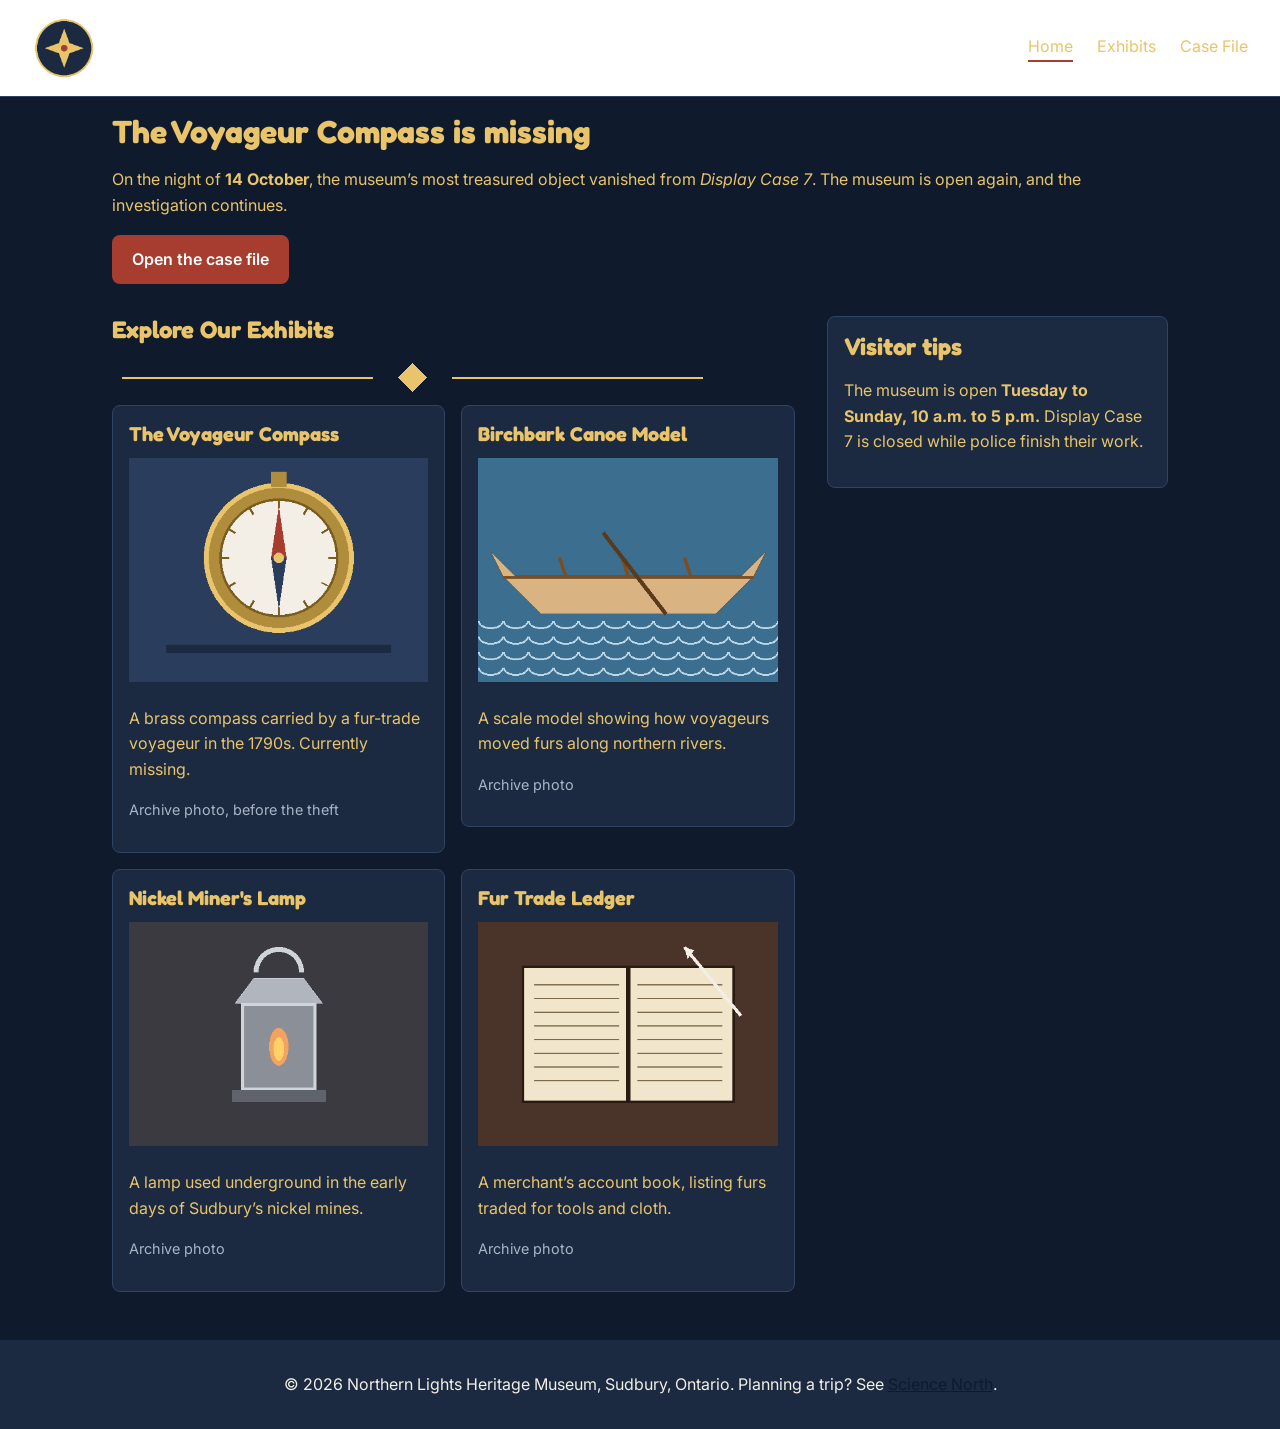
<file: index.html>
<!DOCTYPE html>
<html lang="en">
<head>
    <meta charset="UTF-8">
    <meta name="viewport" content="width=device-width, initial-scale=1.0">
    <title>Northern Lights Heritage Museum</title>
    <link rel="preconnect" href="https://fonts.googleapis.com">
<link rel="preconnect" href="https://fonts.gstatic.com" crossorigin>
<link href="https://fonts.googleapis.com/css2?family=Fredoka:wght@500;600&amp;family=Inter:wght@400;600&amp;display=swap" rel="stylesheet">
    <link rel="stylesheet" href="styles.css">
</head>
<body>

    <header>
        <img src="images/logo.png" alt="Northern Lights Heritage Museum logo">

        <nav>
            <a href="index.html" class="active">Home</a>
            <a href="#exhibits">Exhibits</a>
            <a href="case-file.html">Case File</a>
        </nav>
    </header>

    
<main>

    <section id="welcome">
        <h1>The Voyageur Compass is missing</h1>

        <p>
            On the night of <strong>14 October</strong>, the museum’s most
            treasured object vanished from <em>Display Case 7</em>.
            The museum is open again, and the investigation continues.
        </p>

        <a href="case-file.html" class="btn">Open the case file</a>
    </section>

    <div class="showcase">

        <section id="exhibits">
            <h2>Explore Our Exhibits</h2>

            <img src="images/divider.png" alt="">

            <ul class="exhibit-list">

                <li>
                    <article class="card">
                        <h3>The Voyageur Compass</h3>
                        <img src="images/compass.png" alt="Brass voyageur compass from the 1790s">
                        <p>
                            A brass compass carried by a fur-trade voyageur
                            in the 1790s. Currently missing.
                        </p>
                        <p class="caption">Archive photo, before the theft</p>
                    </article>
                </li>

                <li>
                    <article class="card">
                        <h3>Birchbark Canoe Model</h3>
                        <img src="images/canoe.png" alt="Model of a traditional birchbark voyageur canoe">
                        <p>
                            A scale model showing how voyageurs moved furs
                            along northern rivers.
                        </p>
                        <p class="caption">Archive photo</p>
                    </article>
                </li>

                <li>
                    <article class="card">
                        <h3>Nickel Miner's Lamp</h3>
                        <img src="images/lamp.png" alt="Historic miner's lamp used in Sudbury nickel mines">
                        <p>
                            A lamp used underground in the early days of
                            Sudbury’s nickel mines.
                        </p>
                        <p class="caption">Archive photo</p>
                    </article>
                </li>

                <li>
                    <article class="card">
                        <h3>Fur Trade Ledger</h3>
                        <img src="images/ledger.png" alt="Old merchant ledger recording fur trade transactions">
                        <p>
                            A merchant’s account book, listing furs traded
                            for tools and cloth.
                        </p>
                        <p class="caption">Archive photo</p>
                    </article>
                </li>

            </ul>
        </section>

        <aside class="card">
            <h2>Visitor tips</h2>

            <p>
                The museum is open <strong>Tuesday to Sunday, 10 a.m. to 5 p.m.</strong>
                Display Case 7 is closed while police finish their work.
            </p>
        </aside>

    </div>

</main>


    <footer>
        <p>
            &copy; 2026 Northern Lights Heritage Museum, Sudbury, Ontario.
            Planning a trip? See
            <a href="https://www.sciencenorth.ca/">Science North</a>.
        </p>
    </footer>

</body>
</html>
</file>
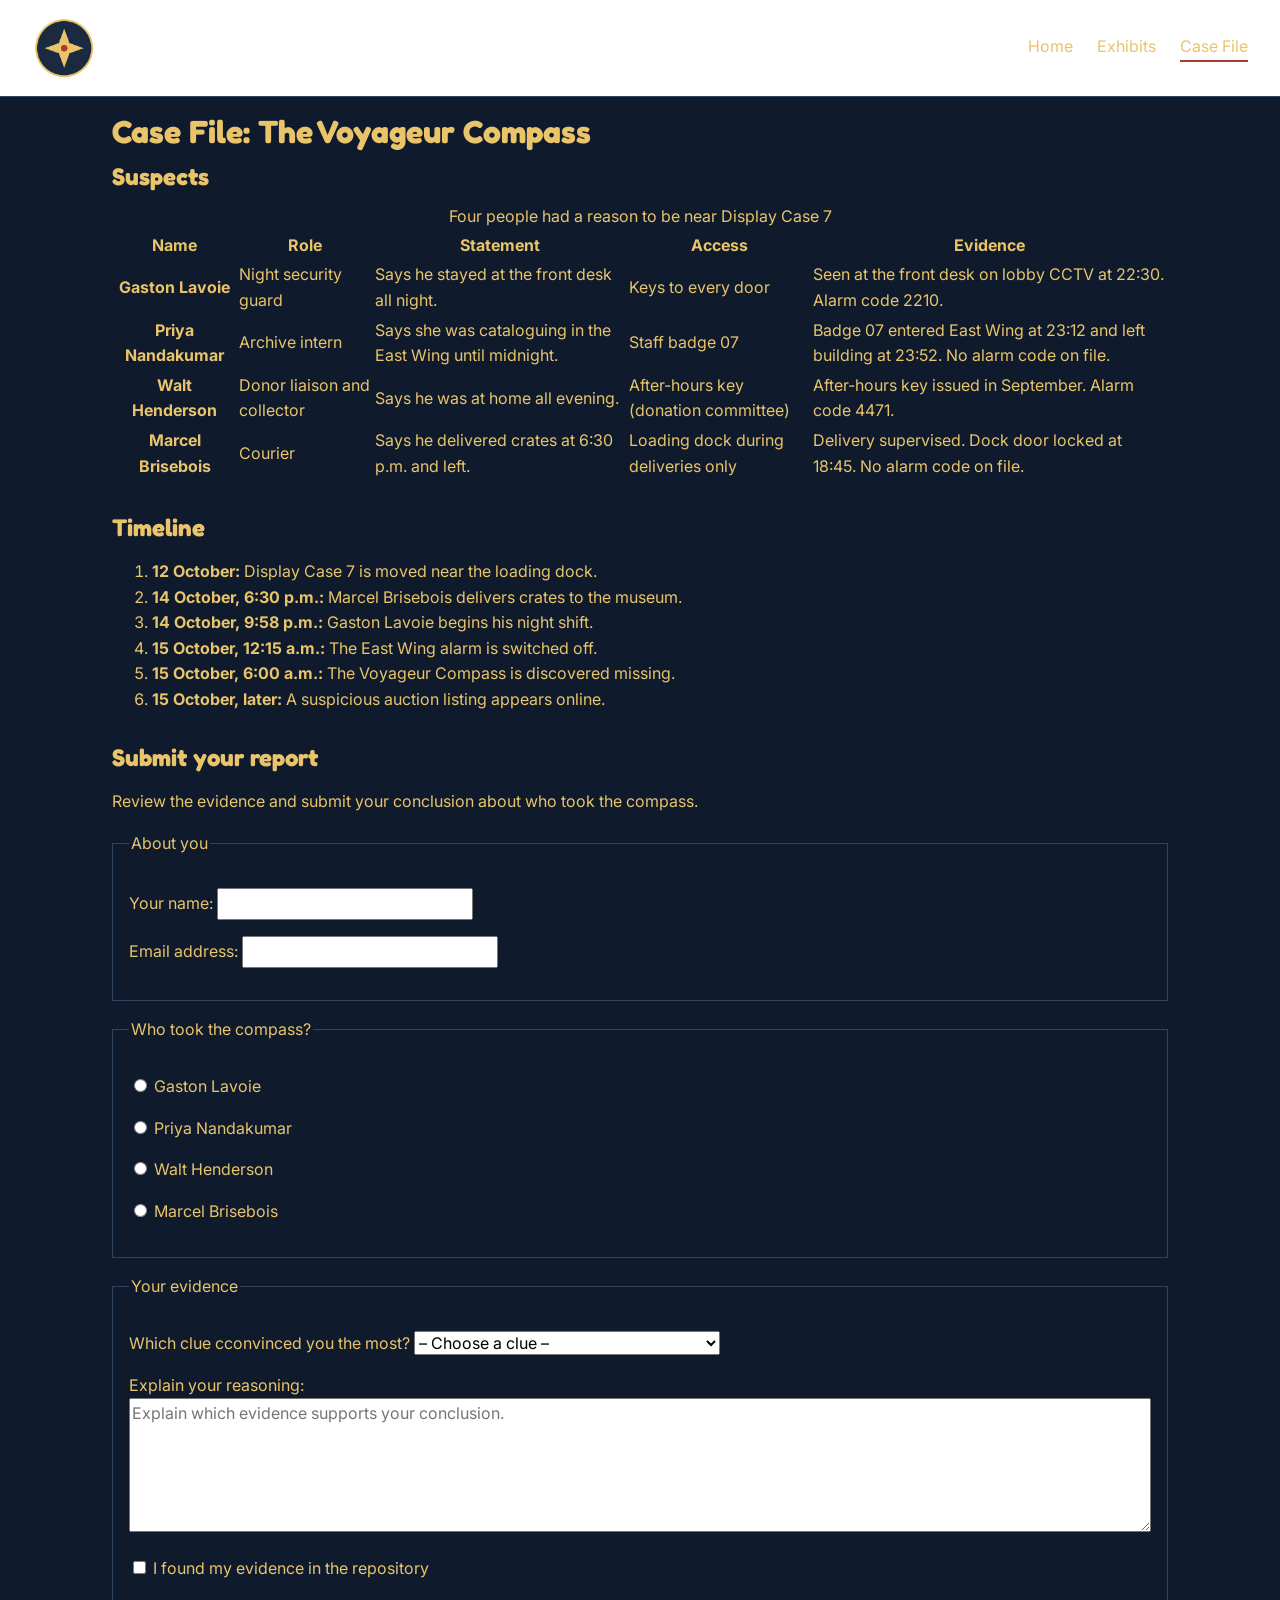
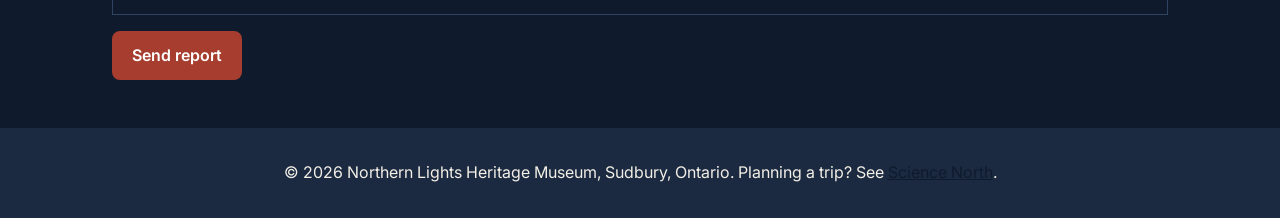
<file: case-file.html>
<!DOCTYPE html>
<html lang="en">
<head>
    <meta charset="UTF-8">
    <meta name="viewport" content="width=device-width, initial-scale=1.0">
    <title>Case File — Northern Lights Heritage Museum</title>
    <link rel="preconnect" href="https://fonts.googleapis.com">
<link rel="preconnect" href="https://fonts.gstatic.com" crossorigin>
<link href="https://fonts.googleapis.com/css2?family=Fredoka:wght@500;600&amp;family=Inter:wght@400;600&amp;display=swap" rel="stylesheet">
    <link rel="stylesheet" href="styles.css">
</head>
<body>

    <header>
        <img src="images/logo.png" alt="Northern Lights Heritage Museum logo">

        <nav>
            <a href="index.html">Home</a>
            <a href="index.html#exhibits">Exhibits</a>
            <a href="case-file.html" class="active">Case File</a>
        </nav>
    </header>

    <main>

        <h1>Case File: The Voyageur Compass</h1>

        <section id="suspects">
            <h2>Suspects</h2>

            <div class="table-wrap">
                <table>
                    <caption>Four people had a reason to be near Display Case 7</caption>

                    <thead>
                        <tr>
                            <th scope="col">Name</th>
                            <th scope="col">Role</th>
                            <th scope="col">Statement</th>
                            <th scope="col">Access</th>
                            <th scope="col">Evidence</th>
                        </tr>
                    </thead>

                    <tbody>
                        <tr>
                            <th scope="row">Gaston Lavoie</th>
                            <td>Night security guard</td>
                            <td>Says he stayed at the front desk all night.</td>
                            <td>Keys to every door</td>
                            <td>Seen at the front desk on lobby CCTV at 22:30. Alarm code 2210.</td>
                        </tr>

                        <tr>
                            <th scope="row">Priya Nandakumar</th>
                            <td>Archive intern</td>
                            <td>Says she was cataloguing in the East Wing until midnight.</td>
                            <td>Staff badge 07</td>
                            <td>Badge 07 entered East Wing at 23:12 and left building at 23:52. No alarm code on file.</td>
                        </tr>

                        <tr>
                            <th scope="row">Walt Henderson</th>
                            <td>Donor liaison and collector</td>
                            <td>Says he was at home all evening.</td>
                            <td>After-hours key (donation committee)</td>
                            <td>After-hours key issued in September. Alarm code 4471.</td>
                        </tr>

                        <tr>
                            <th scope="row">Marcel Brisebois</th>
                            <td>Courier</td>
                            <td>Says he delivered crates at 6:30 p.m. and left.</td>
                            <td>Loading dock during deliveries only</td>
                            <td>Delivery supervised. Dock door locked at 18:45. No alarm code on file.</td>
                        </tr>
                    </tbody>
                </table>
            </div>
        </section>


        <section id="timeline">
            <h2>Timeline</h2>

            <ol>
                <li><strong>12 October:</strong> Display Case 7 is moved near the loading dock.</li>
                <li><strong>14 October, 6:30 p.m.:</strong> Marcel Brisebois delivers crates to the museum.</li>
                <li><strong>14 October, 9:58 p.m.:</strong> Gaston Lavoie begins his night shift.</li>
                <li><strong>15 October, 12:15 a.m.:</strong> The East Wing alarm is switched off.</li>
                <li><strong>15 October, 6:00 a.m.:</strong> The Voyageur Compass is discovered missing.</li>
                <li><strong>15 October, later:</strong> A suspicious auction listing appears online.</li>
            </ol>
        </section>

        <section id="report">
            <h2>Submit your report</h2>

            <p>Review the evidence and submit your conclusion about who took the compass.</p>

            <form action="/reports" method="post">

                <fieldset>
                    <legend>About you</legend>

                    <p>
                        <label for="detective-name">Your name:</label>
                        <input type="text" id="detective-name" name="detectiveName" required>
                    </p>

                    <p>
                        <label for="detective-email">Email address:</label>
                        <input type="email" id="detective-email" name="detectiveEmail" required>
                    </p>
                </fieldset>

                <fieldset>
                    <legend>Who took the compass?</legend>

                    <p>
                        <input type="radio" id="who-lavoie" name="suspect" value="lavoie" required>
                        <label for="who-lavoie">Gaston Lavoie</label>
                    </p>

                    <p>
                        <input type="radio" id="who-nandakumar" name="suspect" value="nandakumar">
                        <label for="who-nandakumar">Priya Nandakumar</label>
                    </p>

                    <p>
                        <input type="radio" id="who-henderson" name="suspect" value="henderson">
                        <label for="who-henderson">Walt Henderson</label>
                    </p>

                    <p>
                        <input type="radio" id="who-brisebois" name="suspect" value="brisebois">
                        <label for="who-brisebois">Marcel Brisebois</label>
                    </p>
                </fieldset>

                <fieldset>
                    <legend>Your evidence</legend>

                    <p>
                        <label for="best-clue">Which clue cconvinced you the most?</label>
                        <select id="best-clue" name="bestClue" required>
                            <option value="">– Choose a clue –</option>
                            <option value="deleted-notes">The deleted staff notes</option>
                            <option value="security-log">The security log on the archive branch</option>
                            <option value="html-comment">The note in the old HTML page</option>
                            <option value="css-comment">The note in the old stylesheet</option>
                        </select>
                    </p>

                    <p>
                        <label for="reasoning">Explain your reasoning:</label>
                        <textarea id="reasoning" name="reasoning" rows="5" cols="40" placeholder="Explain which evidence supports your conclusion."></textarea>
                    </p>

                    <p>
                        <input type="checkbox" id="confirm" name="confirmEvidence" value="yes" required>
                        <label for="confirm">I found my evidence in the repository</label>
                    </p>
                </fieldset>

                <button type="submit" class="btn">Send report</button>

            </form>
        </section>


    </main>

    <footer>
        <p>
            &copy; 2026 Northern Lights Heritage Museum, Sudbury, Ontario.
            Planning a trip? See
            <a href="https://www.sciencenorth.ca/">Science North</a>.
        </p>
    </footer>

</body>
</html>
</file>
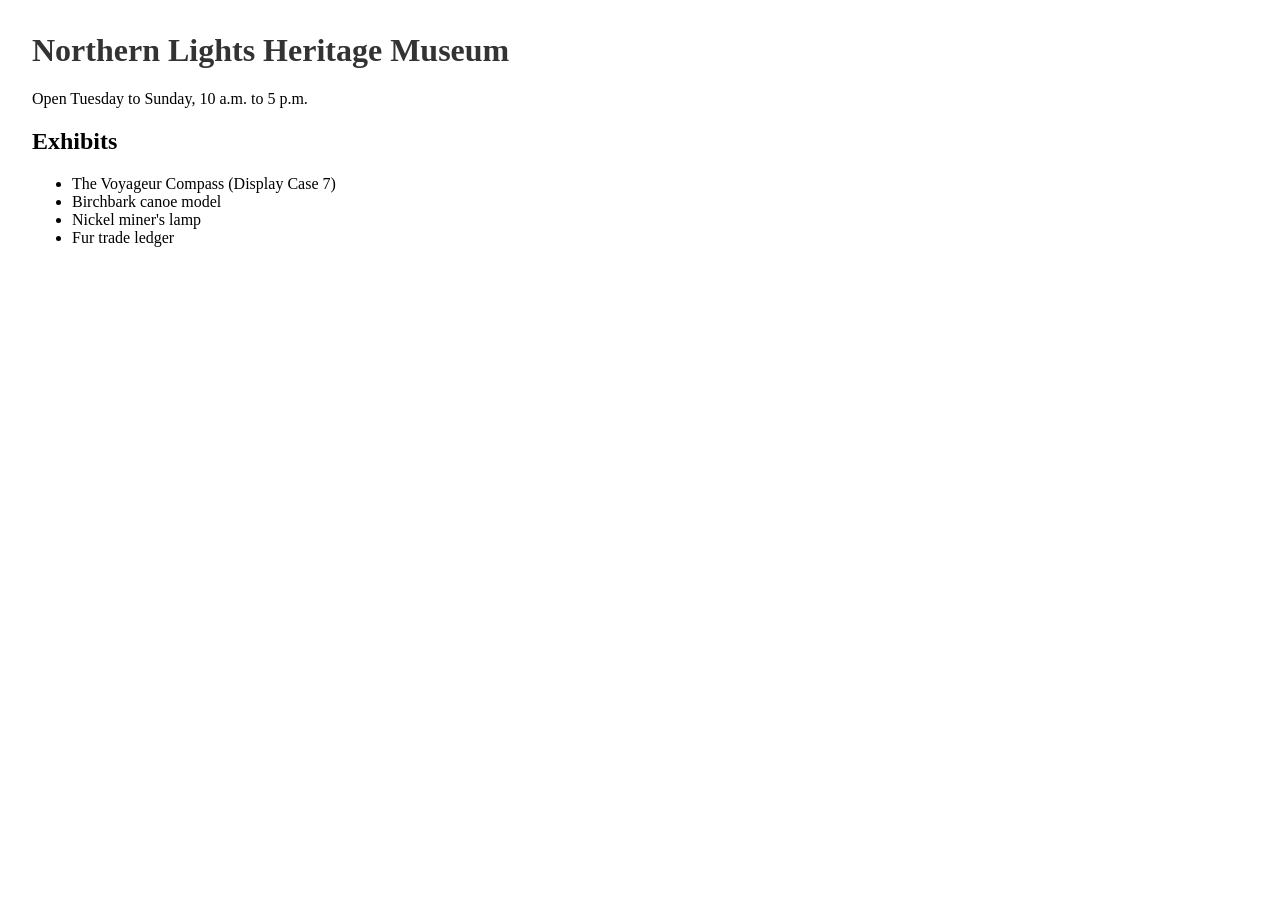
<file: legacy/old-index.html>
<!DOCTYPE html>
<html lang="en">
<head>
  <meta charset="UTF-8">
  <title>Northern Lights Heritage Museum (old site)</title>
  <link rel="stylesheet" href="old-style.css">
</head>
<body>
  <h1>Northern Lights Heritage Museum</h1>
  <p>Open Tuesday to Sunday, 10 a.m. to 5 p.m.</p>
  <!-- Oct 16: an online auction listing for "a 1790s voyageur compass"
       appeared on Oct 15. The seller account is called "WH Antiquities". -O -->
  <h2>Exhibits</h2>
  <ul>
    <li>The Voyageur Compass (Display Case 7)</li>
    <li>Birchbark canoe model</li>
    <li>Nickel miner's lamp</li>
    <li>Fur trade ledger</li>
  </ul>
</body>
</html>
</file>
<file: styles.css>
/* Voyageur Museum: styles.css (starter) */
:root {
  --color-bg: #0f1b2d;
  --color-surface: #1b2a41;
  --color-text: #f3efe6;
  --color-primary: #e9c46a;
  --color-accent: #a63d2f;
  --color-accent-dark: #7d2c21;
  --color-border: #2f4363;
  --color-muted: #a9b4c6;
  --spacing-unit: 1rem;
  --radius: 0.5rem;
  --font-heading: "Fredoka", "Trebuchet MS", sans-serif;
  --font-body: "Inter", "Helvetica Neue", Arial, sans-serif;
}

/* Caption text under exhibit photos. Added by Sam (IT). */
.caption {
  color: var(--color-muted);
  font-size: 0.9rem;
}


/* Mission 5: Base styles */

* {
  box-sizing: border-box;
}

body {
  margin: 0;
  background-color: var(--color-bg);
  color: var(--color-primary);
  font-family: var(--font-body);
  line-height: 1.6;
}

img {
  max-width: 100%;
  height: auto;
}

a {
  color: var(--color-primary);
}

h1,
h2,
h3 {
  margin: 0 0 0.75rem;
  font-family: var(--font-heading);
  line-height: 1.2;
  color: var(--color-primary);
}

h1 {
  font-size: 2rem;
}

h2 {
  font-size: 1.5rem;
}

h3 {
  font-size: 1.25rem;
}

header {
  display: flex;
  flex-wrap: wrap;
  justify-content: space-between;
  align-items: center;
  gap: var(--spacing-unit);
  padding: var(--spacing-unit);
  background-color: #ffffff;
  border-bottom: 1px solid var(--color-border);
}

header img {
  width: 4rem;
}

nav {
  display: flex;
  flex-wrap: wrap;
  gap: 0.5rem 1.5rem;
}

nav a {
  color: var(--color-primary);
  text-decoration: none;
}

main {
  max-width: 70rem;
  margin: 0 auto;
  padding: var(--spacing-unit);
}

section {
  margin-bottom: 2rem;
}

footer {
  padding: var(--spacing-unit);
  background-color: var(--color-surface);
  color: var(--color-text);
  text-align: center;
}

footer a {
  color: var(--color-bg);
}

fieldset {
  margin: 0 0 1rem;
  padding: var(--spacing-unit);
  border: 1px solid var(--color-border);
}

textarea {
  width: 100%;
}

.active {
  color: var(--color-primary);
  border-bottom: 2px solid var(--color-accent);
}


.exhibit-list {
  list-style: none;
  margin: 0;
  padding: 0;
  display: grid;
  grid-template-columns: 1fr;
  gap: var(--spacing-unit);
}

.showcase {
  display: grid;
  gap: 2rem;
}


@media (min-width: 768px) {
  .exhibit-list {
    grid-template-columns: repeat(2, 1fr);

    h1 {
      font-size: 2.5rem;
    }
    
    h2 {
      font-size: 1.75rem;
    }
  }

  header,
  main,
  footer {
    padding-left: 2rem;
    padding-right: 2rem;
  }
}

@media (min-width: 1024px) {
  .showcase {
    grid-template-columns: 2fr 1fr;
    align-items: start;
  }
}

.table-wrap {
  overflow-x: auto;
}

.btn {
  display: inline-block;
  padding: 0.75rem 1.25rem;
  background-color: var(--color-accent);
  color: #ffffff;
  border: 0;
  border-radius: var(--radius);
  font: inherit;
  font-weight: 600;
  text-decoration: none;
  cursor: pointer;
}

.btn:hover {
  background-color: var(--color-accent-dark);
}

.card {
  padding: var(--spacing-unit);
  background-color: var(--color-surface);
  border: 1px solid var(--color-border);
  border-radius: var(--radius);
}

input,
select,
textarea,
button {
  font: inherit;
}
</file>
<file: legacy/old-style.css>
/* Old museum stylesheet. Replaced by the new site. */
body {
  font-family: serif;
  margin: 2rem;
}

h1 {
  color: #333;
}

/* Oct 12: W. Henderson asked for Display Case 7 to be moved
   next to the loading dock door, "for better light". Done. -Sam */
.case-7 {
  margin-left: 0;
}
</file>
